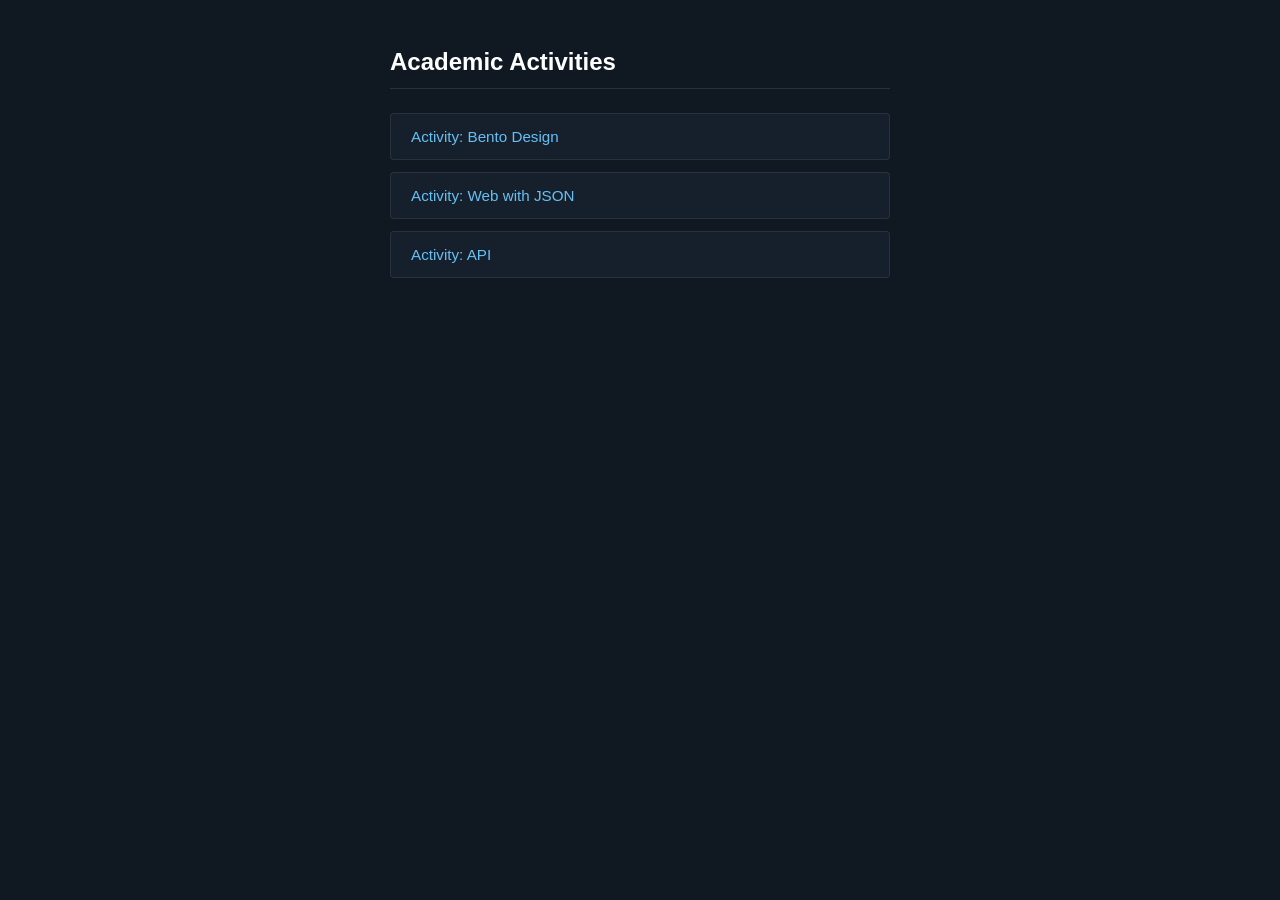
<file: index.html>
<!DOCTYPE html>
<html lang="en">
<head>
    <meta charset="UTF-8">
    <meta name="viewport" content="width=device-width, initial-scale=1.0">
    <title>Academic Activities</title>
    <link href="css/acad_landing.css" rel="stylesheet">
</head>
<body>
    <div class="container">
        <h1>Academic Activities</h1>
        <ul class="activity-list">
            <li>
                <a href="./bento" class="activity-item">Activity: Bento Design</a>
            </li>
            <li>
                <a href="./JsonWeb" class="activity-item">Activity: Web with JSON</a>
            </li>
            <li>
                <a href="./API" class="activity-item">Activity: API</a>
            </li>
        </ul>
    </div>
</body>
</html>
</file>
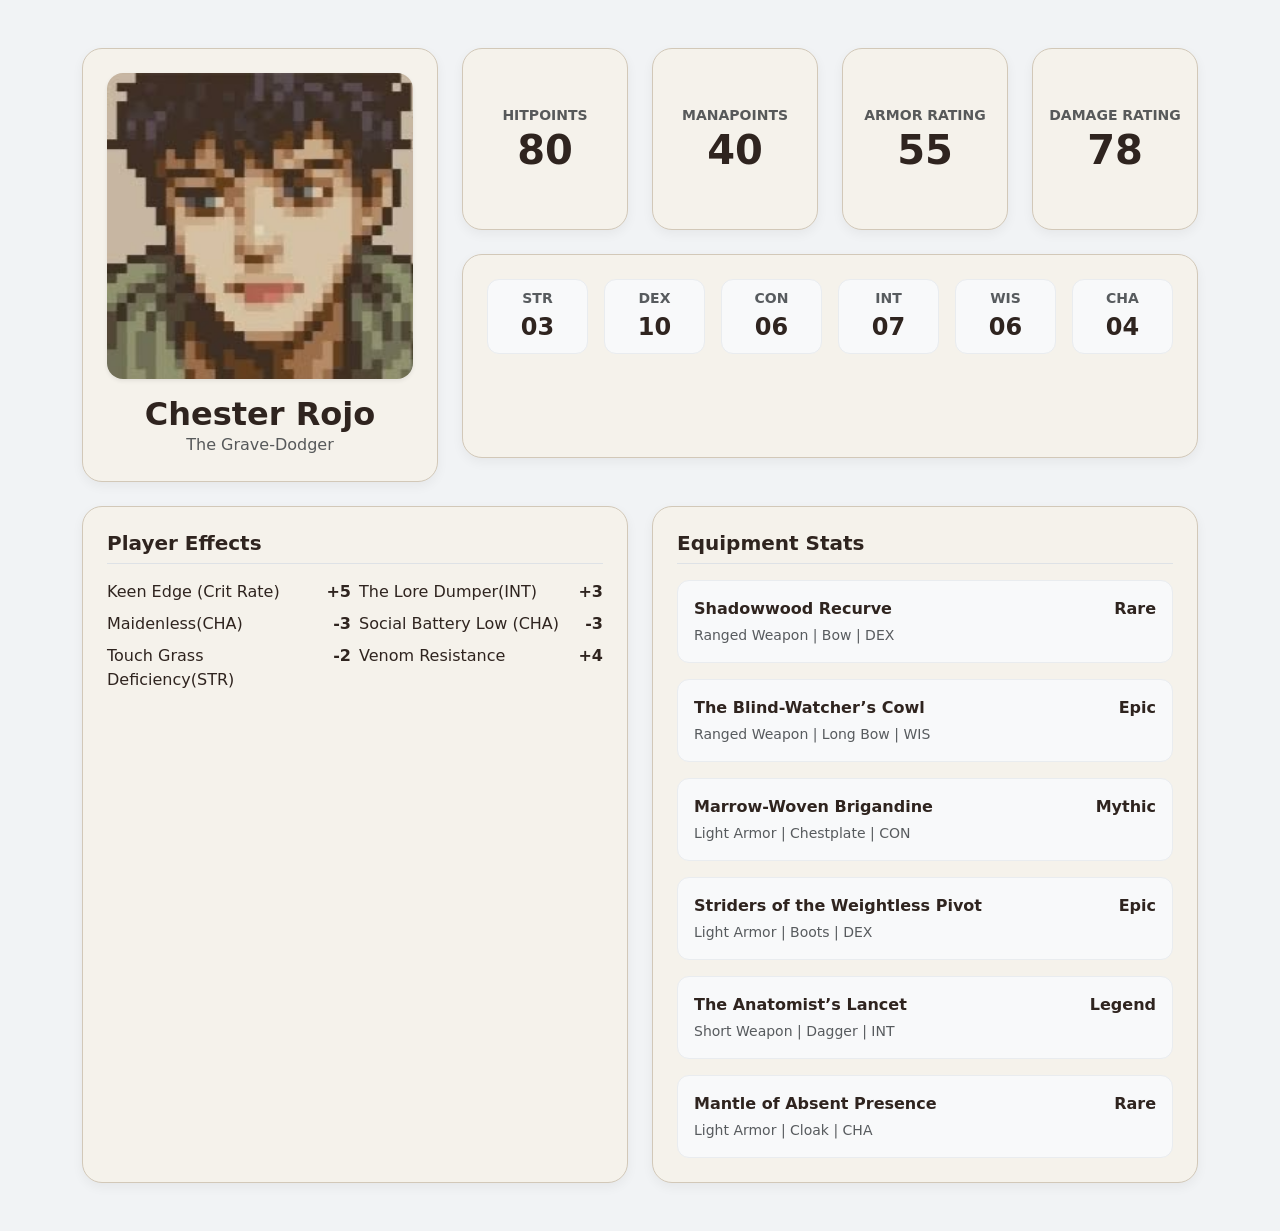
<file: bento/index.html>
<!DOCTYPE html>
<html lang="en">
<head>
    <meta charset="UTF-8">
    <meta name="viewport" content="width=device-width, initial-scale=1.0">
    <title>DND-Style Bento</title>
    <link href="https://cdn.jsdelivr.net/npm/bootstrap@5.3.2/dist/css/bootstrap.min.css" rel="stylesheet">
    <link href="css/index.css" rel="stylesheet">
</head>
<body>

<div class="container py-5">
    <div class="row g-4">
        
        <div class="col-12 col-md-5 col-lg-4">
            <div class="bento-box p-4 d-flex flex-column justify-content-center align-items-center text-center">
                <img src="assets/img/char_port1.jpg" alt="Character Portrait" class="char-portrait mb-3 shadow-sm">
                <h2 class="fw-bold m-0">Chester Rojo</h2>
                <p class="text-muted m-0">The Grave-Dodger</p>
            </div>
        </div>

        <div class="col-12 col-md-7 col-lg-8">
            <div class="row g-4 h-100">
                
                <div class="col-6 col-lg-3">
                    <div class="bento-box p-3 d-flex flex-column justify-content-center text-center">
                        <span class="text-muted small text-uppercase fw-bold">Hitpoints</span>
                        <span class="display-6 fw-bold">80</span>
                    </div>
                </div>
                <div class="col-6 col-lg-3">
                    <div class="bento-box p-3 d-flex flex-column justify-content-center text-center">
                        <span class="text-muted small text-uppercase fw-bold">Manapoints</span>
                        <span class="display-6 fw-bold">40</span>
                    </div>
                </div>
                <div class="col-6 col-lg-3">
                    <div class="bento-box p-3 d-flex flex-column justify-content-center text-center">
                        <span class="text-muted small text-uppercase fw-bold">Armor Rating</span>
                        <span class="display-6 fw-bold">55</span>
                    </div>
                </div>
                <div class="col-6 col-lg-3">
                    <div class="bento-box p-3 d-flex flex-column justify-content-center text-center">
                        <span class="text-muted small text-uppercase fw-bold">Damage Rating</span>
                        <span class="display-6 fw-bold">78</span>
                    </div>
                </div>
                <!-- Player Stats -->
                <div class="col-12">
                    <div class="bento-box p-4">
                        <div class="row g-3 text-center">
                            <div class="col-4 col-sm-2">
                                <div class="stat-box p-2">
                                    <small class="fw-bold d-block text-muted">STR</small>
                                    <span class="fs-4 fw-bold">03</span>
                                </div>
                            </div>
                            <div class="col-4 col-sm-2">
                                <div class="stat-box p-2">
                                    <small class="fw-bold d-block text-muted">DEX</small>
                                    <span class="fs-4 fw-bold">10</span>
                                </div>
                            </div>
                            <div class="col-4 col-sm-2">
                                <div class="stat-box p-2">
                                    <small class="fw-bold d-block text-muted">CON</small>
                                    <span class="fs-4 fw-bold">06</span>
                                </div>
                            </div>
                            <div class="col-4 col-sm-2">
                                <div class="stat-box p-2">
                                    <small class="fw-bold d-block text-muted">INT</small>
                                    <span class="fs-4 fw-bold">07</span>
                                </div>
                            </div>
                            <div class="col-4 col-sm-2">
                                <div class="stat-box p-2">
                                    <small class="fw-bold d-block text-muted">WIS</small>
                                    <span class="fs-4 fw-bold">06</span>
                                </div>
                            </div>
                            <div class="col-4 col-sm-2">
                                <div class="stat-box p-2">
                                    <small class="fw-bold d-block text-muted">CHA</small>
                                    <span class="fs-4 fw-bold">04</span>
                                </div>
                            </div>
                        </div>
                    </div>
                </div>

            </div>
        </div>
        <!-- Buff/Debuff Stats -->
        <div class="col-12 col-lg-6">
            <div class="bento-box p-4">
                <h5 class="fw-bold mb-3 border-bottom pb-2">Player Effects</h5>
                <div class="row g-2">
                    <div class="col-12 col-sm-6">
                        <div class="d-flex justify-content-between mb-2"><span>Keen Edge (Crit Rate)</span> <strong>+5</strong></div>
                        <div class="d-flex justify-content-between mb-2"><span>Maidenless(CHA)</span> <strong>-3</strong></div>
                        <div class="d-flex justify-content-between mb-2"><span>Touch Grass Deficiency(STR)</span> <strong>-2</strong></div>
                    </div>
                    <div class="col-12 col-sm-6">
                        <div class="d-flex justify-content-between mb-2"><span>The Lore Dumper(INT)</span> <strong>+3</strong></div>
                        <div class="d-flex justify-content-between mb-2"><span>Social Battery Low (CHA)</span> <strong>-3</strong></div>
                        <div class="d-flex justify-content-between mb-2"><span>Venom Resistance</span> <strong>+4</strong></div>
                    </div>
                </div>
            </div>
        </div>
        <!-- Equipment Stats -->
        <div class="col-12 col-lg-6">
            <div class="bento-box p-4">
                <h5 class="fw-bold mb-3 border-bottom pb-2">Equipment Stats</h5>
                <div class="d-flex flex-column gap-3">
                    <div class="stat-box p-3">
                        <div class="d-flex justify-content-between fw-bold mb-1">
                            <span>Shadowwood Recurve</span>
                            <span>Rare</span>
                        </div>
                        <div class="text-muted small">Ranged Weapon | Bow | DEX</div>
                    </div>
                    <div class="stat-box p-3">
                        <div class="d-flex justify-content-between fw-bold mb-1">
                            <span>The Blind-Watcher’s Cowl</span>
                            <span>Epic</span>
                        </div>
                        <div class="text-muted small">Ranged Weapon | Long Bow | WIS</div>
                    </div>
                    <div class="stat-box p-3">
                        <div class="d-flex justify-content-between fw-bold mb-1">
                            <span>Marrow-Woven Brigandine</span>
                            <span>Mythic</span>
                        </div>
                        <div class="text-muted small">Light Armor | Chestplate | CON</div>
                    </div>
                    <div class="stat-box p-3">
                        <div class="d-flex justify-content-between fw-bold mb-1">
                            <span>Striders of the Weightless Pivot</span>
                            <span>Epic</span>
                        </div>
                        <div class="text-muted small">Light Armor | Boots | DEX</div>
                    </div>
                    <div class="stat-box p-3">
                        <div class="d-flex justify-content-between fw-bold mb-1">
                            <span>The Anatomist’s Lancet</span>
                            <span>Legend</span>
                        </div>
                        <div class="text-muted small">Short Weapon | Dagger | INT</div>
                    </div>
                    <div class="stat-box p-3">
                        <div class="d-flex justify-content-between fw-bold mb-1">
                            <span>Mantle of Absent Presence</span>
                            <span>Rare</span>
                        </div>
                        <div class="text-muted small">Light Armor | Cloak | CHA</div>
                    </div>
                </div>
            </div>
        </div>

    </div>
</div>

<script src="https://cdn.jsdelivr.net/npm/bootstrap@5.3.2/dist/js/bootstrap.bundle.min.js"></script>
</body>
</html>
</file>
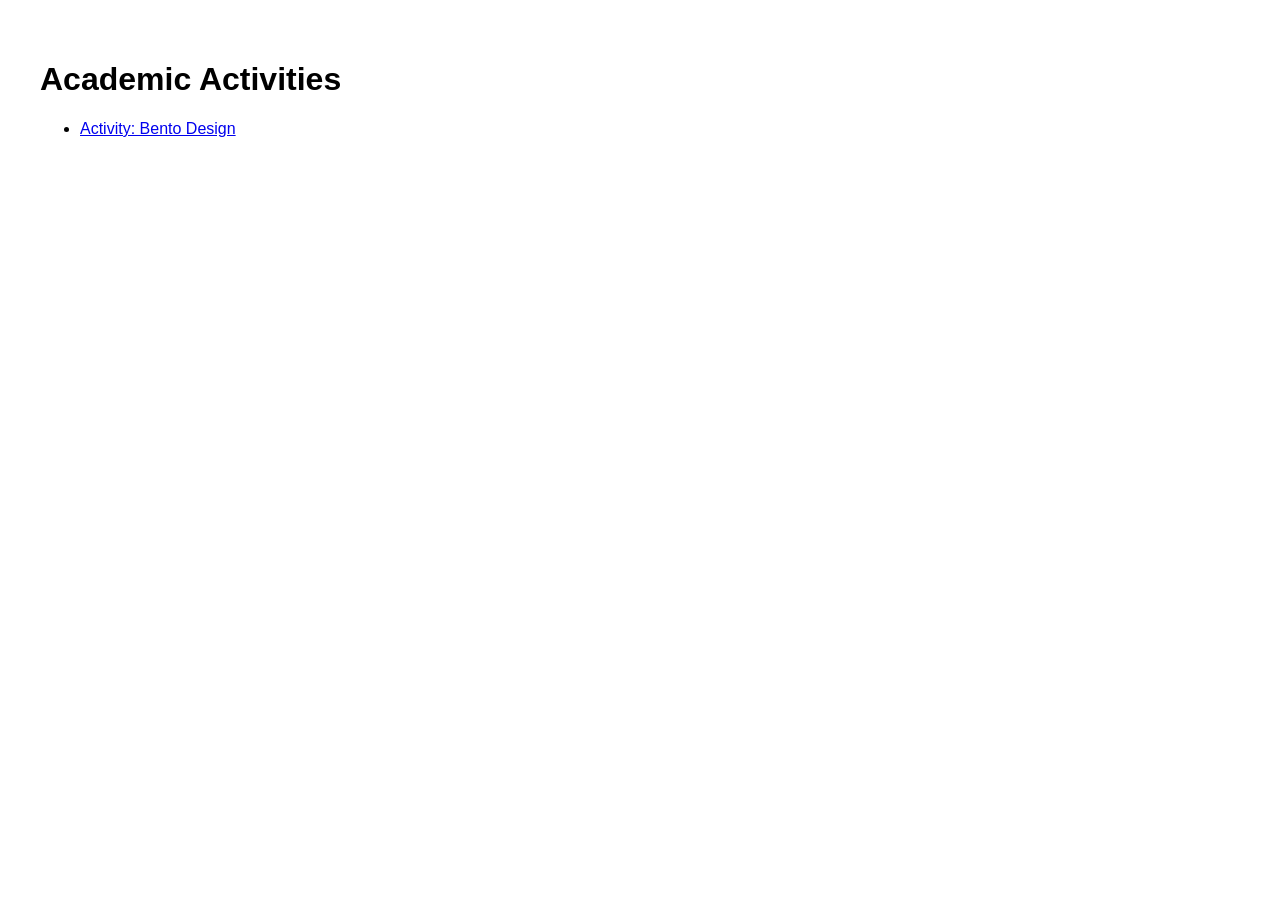
<file: homepage.html>
<!DOCTYPE html>
<html lang="en">
<head>
    <meta charset="UTF-8">
    <title>Academic Activities</title>
</head>
<body style="font-family: sans-serif; padding: 2rem;">
    <h1>Academic Activities</h1>
    <ul>
        <li>

            <a href="https://github.com/cheztahcry/academic-activities/bento">Activity: Bento Design</a>
        </li>
    </ul>
</body>
</html>
</file>
<file: css/acad_landing.css>
* {
            box-sizing: border-box;
            margin: 0;
            padding: 0;
        }

        body {
            font-family: -apple-system, BlinkMacSystemFont, "Segoe UI", Roboto, Oxygen, Ubuntu, Cantarell, sans-serif;
            background-color: #101822;
            color: #c6d4df;
            min-height: 100vh;
            padding: 3rem 1.5rem;
            display: flex;
            justify-content: center;
        }

        .container {
            width: 100%;
            max-width: 500px;
        }

        h1 {
            font-size: 1.5rem;
            font-weight: 600;
            color: #ffffff;
            margin-bottom: 1.5rem;
            padding-bottom: 0.75rem;
            border-bottom: 1px solid rgba(255, 255, 255, 0.1);
        }

        .activity-list {
            list-style: none;
            display: flex;
            flex-direction: column;
            gap: 0.75rem;
        }

        .activity-item {
            display: block;
            padding: 0.875rem 1.25rem;
            background-color: #16202d;
            border: 1px solid rgba(255, 255, 255, 0.08);
            border-radius: 4px;
            color: #66c0f4;
            text-decoration: none;
            font-size: 0.95rem;
            transition: background-color 0.2s ease, border-color 0.2s ease, color 0.2s ease;
        }

        .activity-item:hover {
            background-color: #1f2f42;
            border-color: rgba(102, 192, 244, 0.4);
            color: #ffffff;
        }
</file>
<file: bento/css/index.css>
body {
    background-color: #f1f3f5;
}

.bento-box {
    background-color: #F5F2EB;
    background-color: #F5F2EB;
    border: 1px solid #D2C8B8;
    color: #2F241F;
    border-radius: 1.25rem;
    box-shadow: 0 4px 12px rgba(0, 0, 0, 0.05);
    height: 100%;
}

.char-portrait {
    background-size: cover;

    background-position: center;  
    background-repeat: no-repeat;
    border-radius: 1rem;
    width: 100%;
    aspect-ratio: 1 / 1;
    display: block;
}

.stat-box {
    background-color: #f8f9fa;
    border-radius: 0.75rem;
    border: 1px solid #e9ecef;
}
</file>
